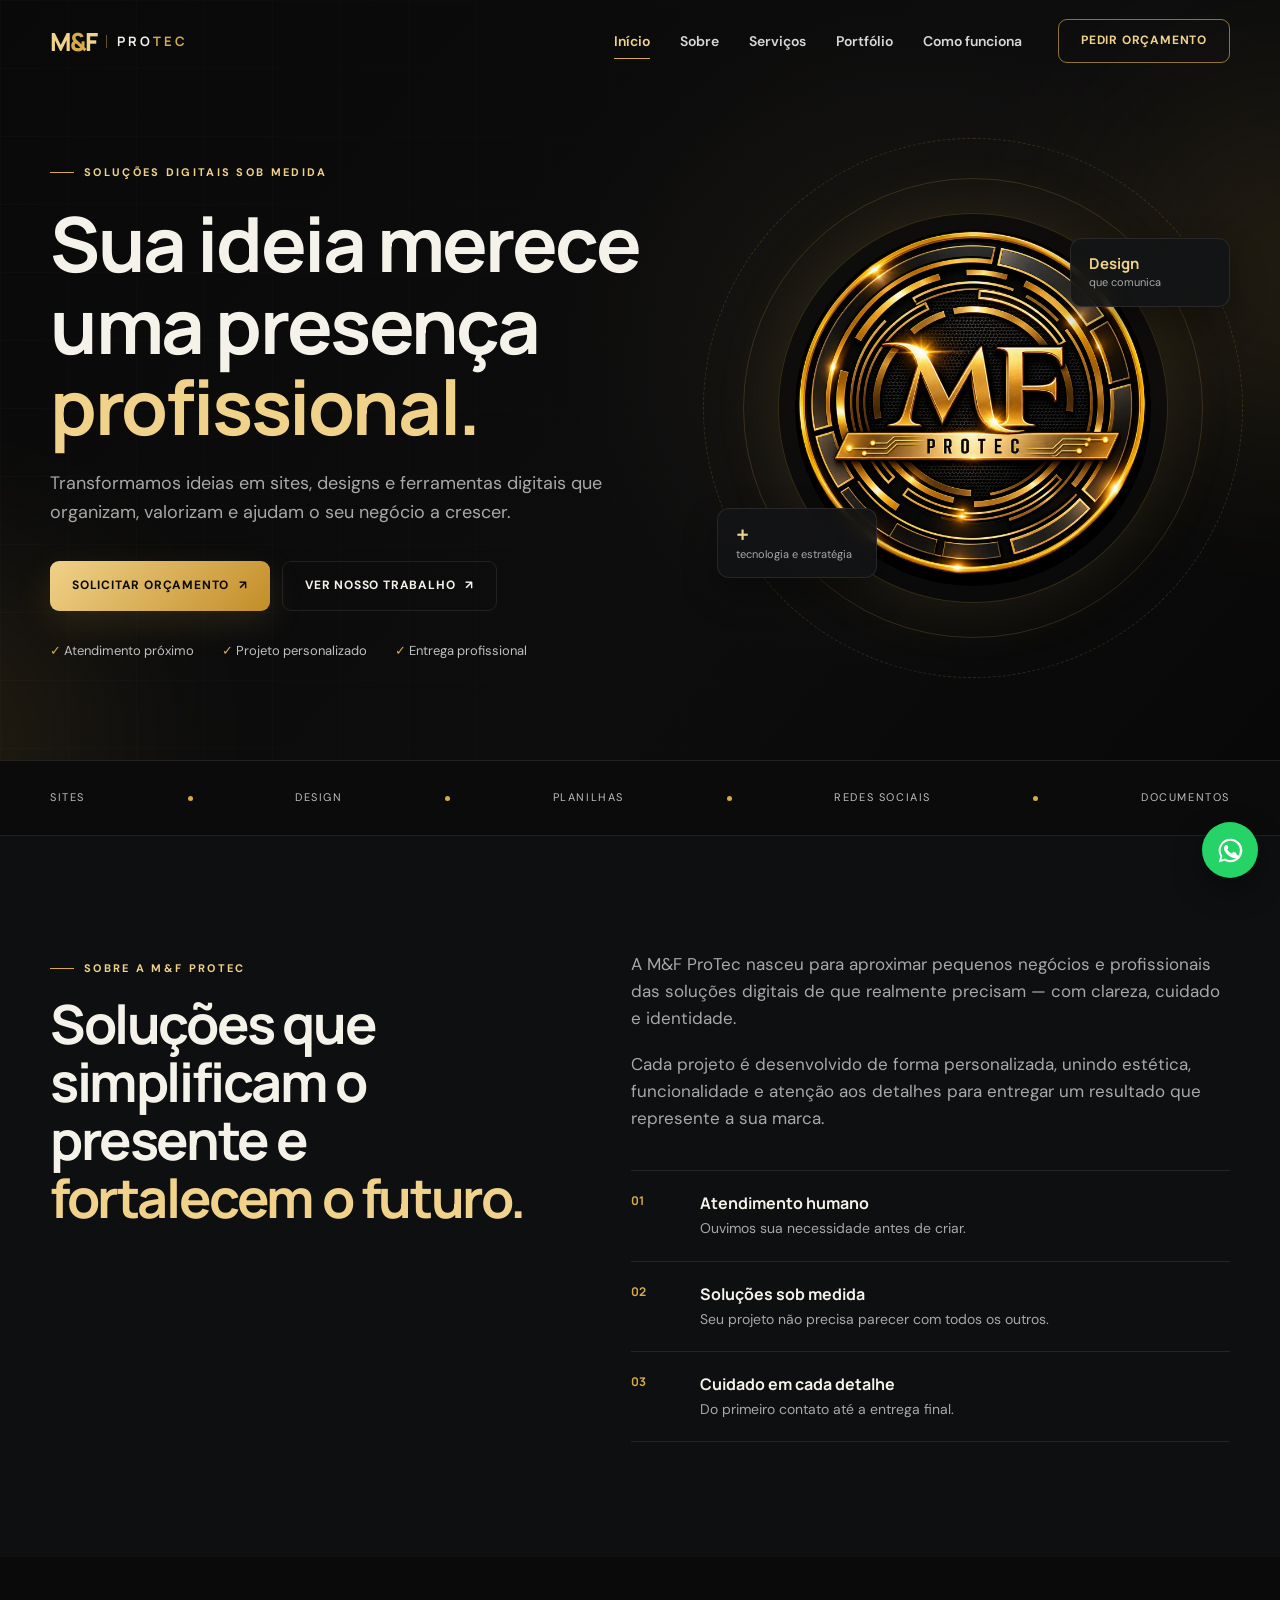
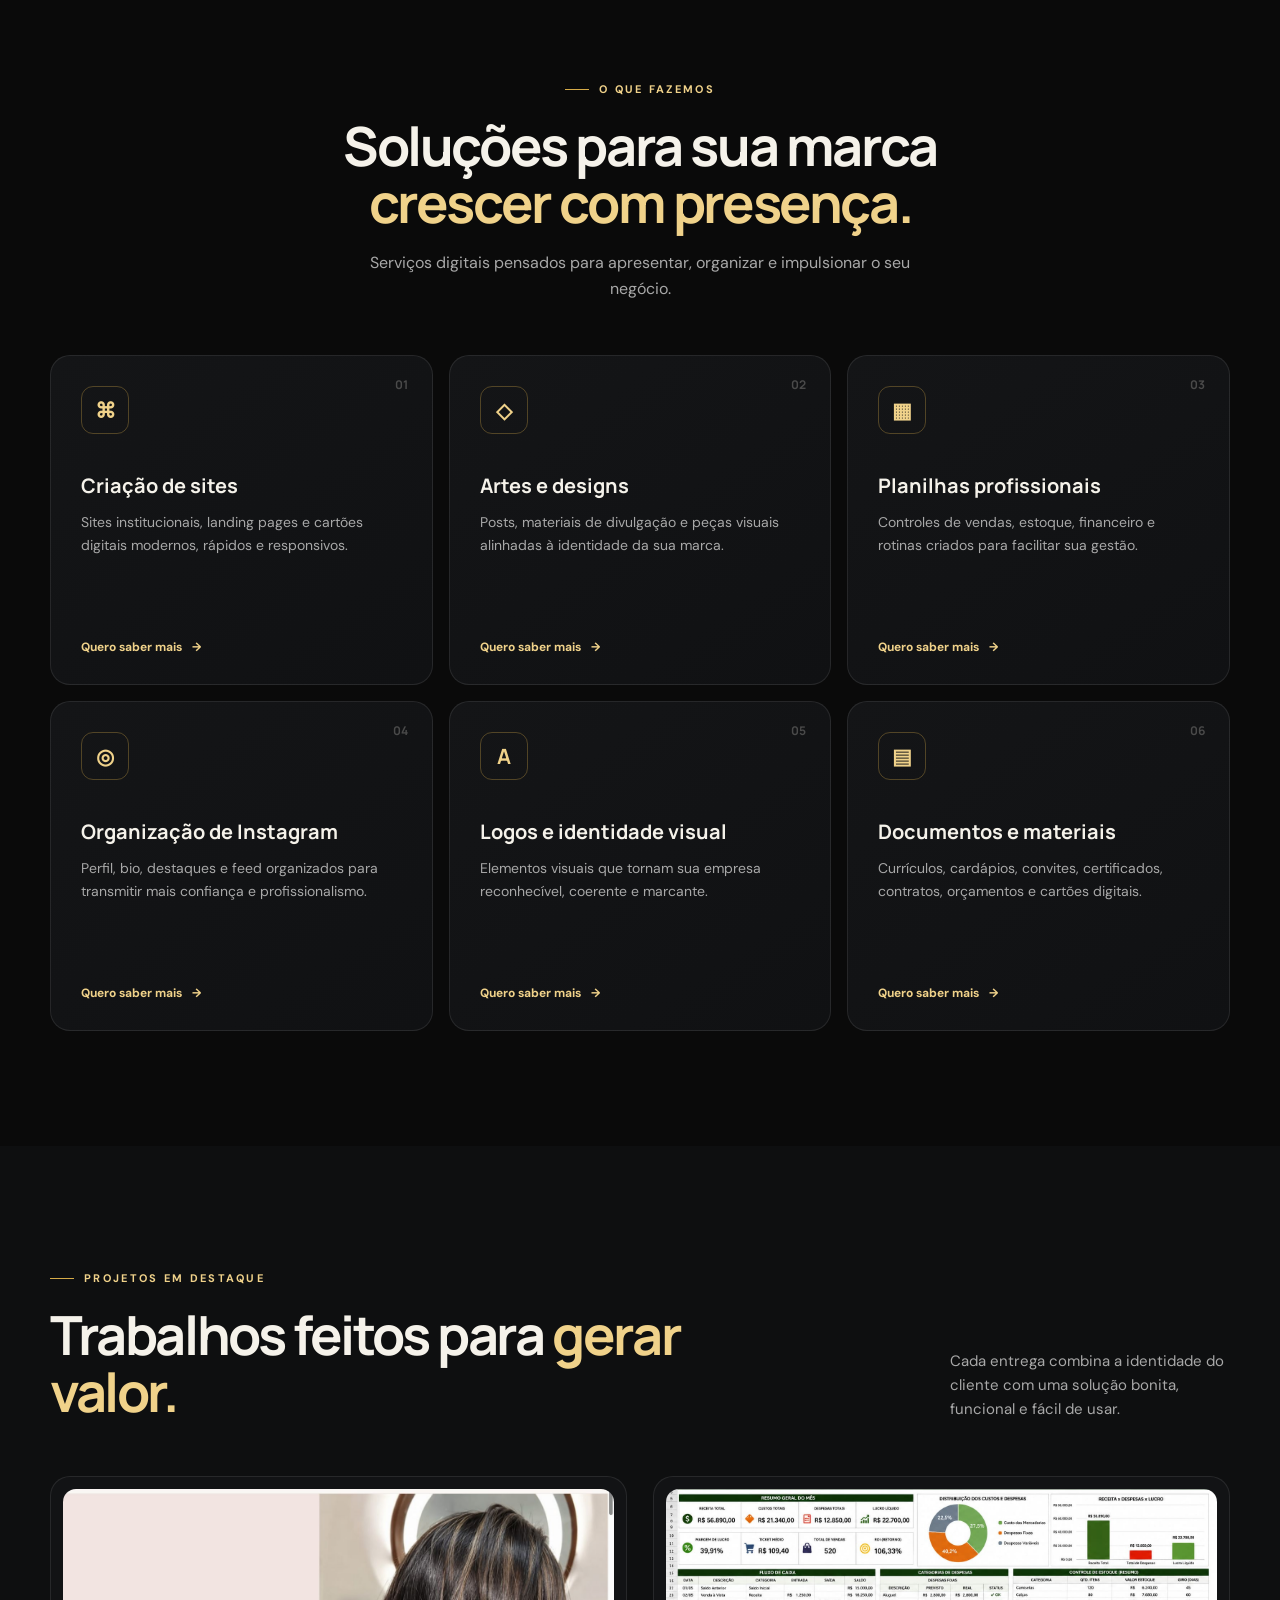
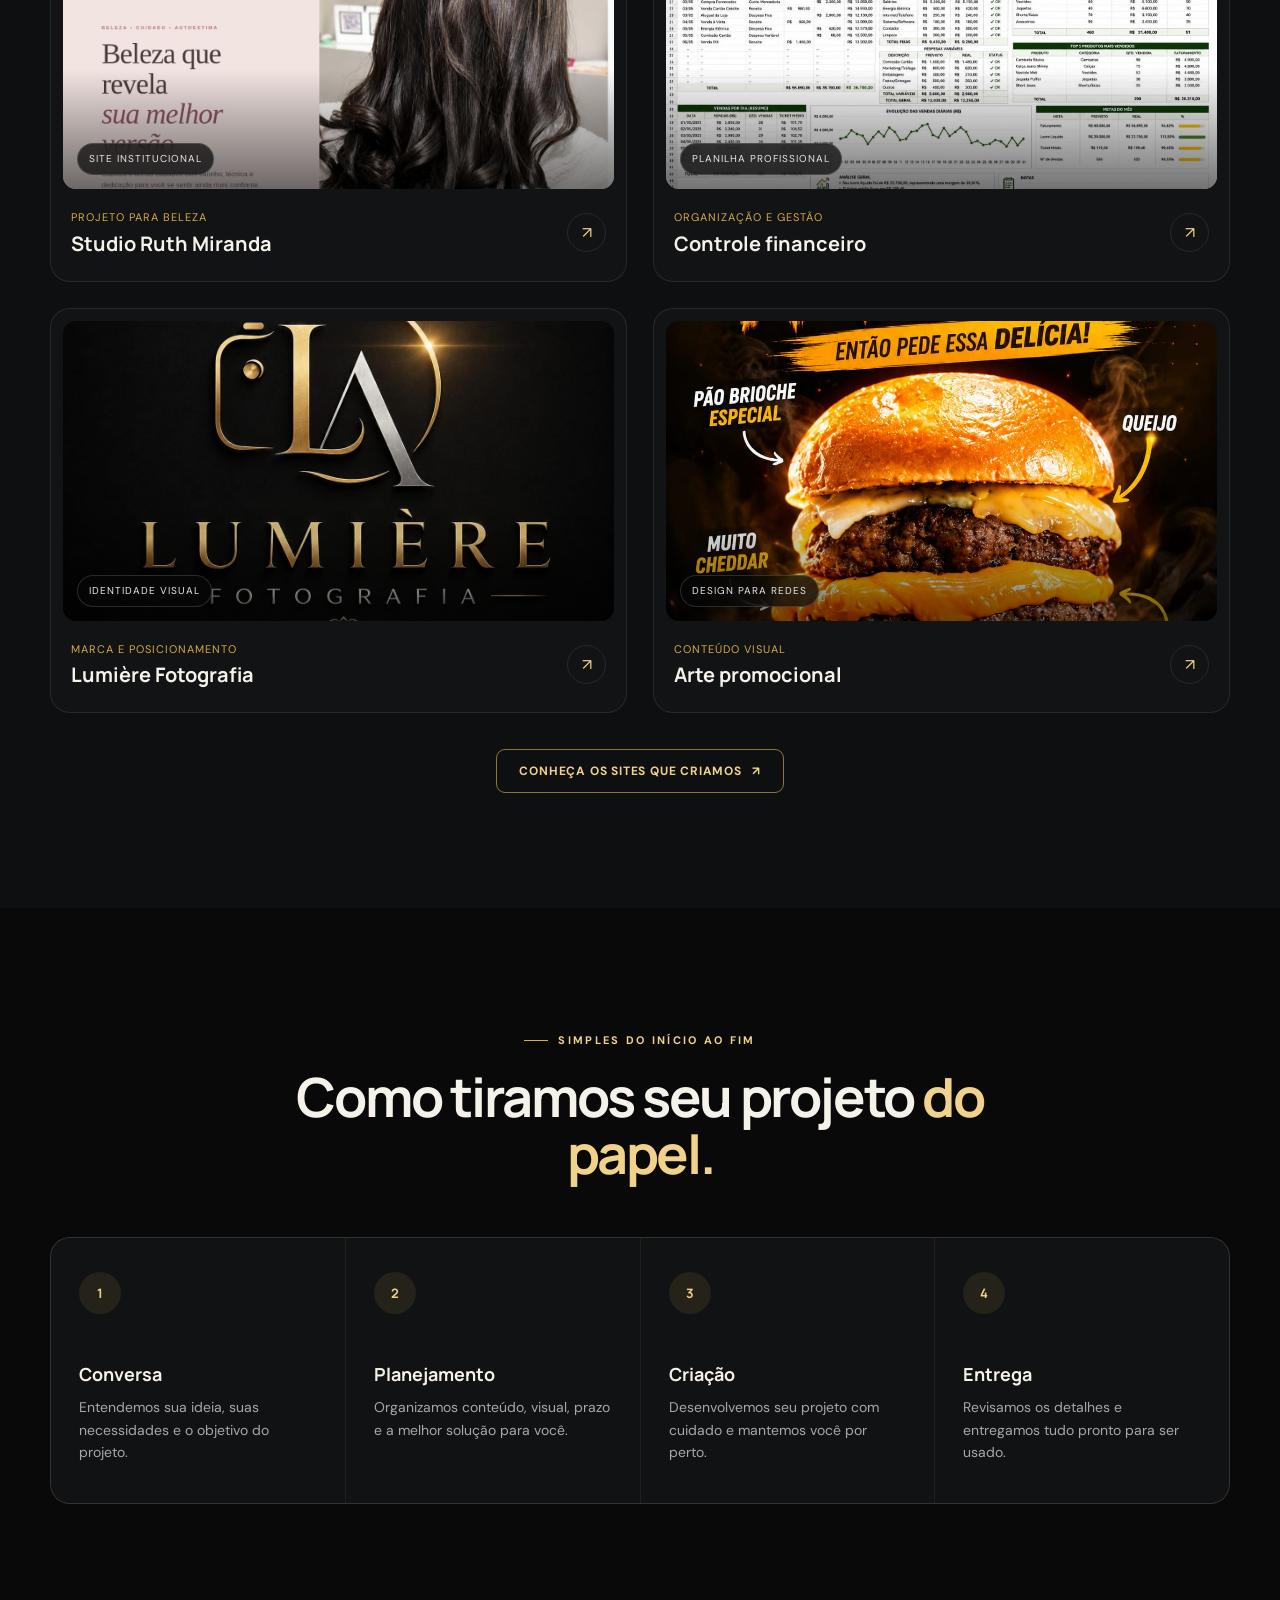
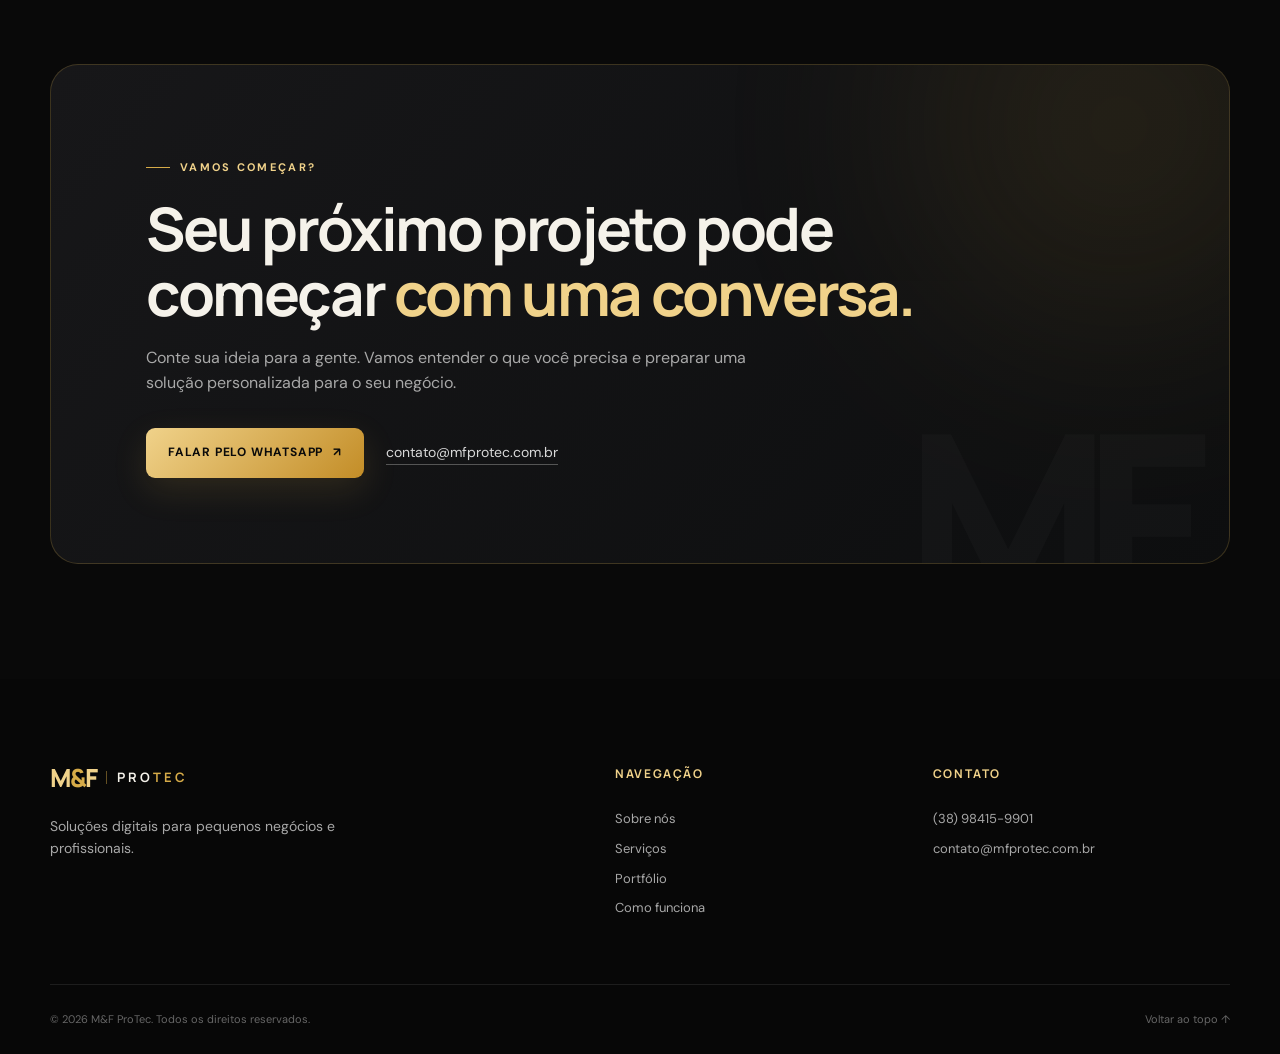
<file: index.html>
<!DOCTYPE html>
<html lang="pt-BR">
<head>
    <meta charset="UTF-8">
    <meta name="viewport" content="width=device-width, initial-scale=1.0">
    <meta name="description" content="A M&F ProTec cria sites, designs, planilhas e soluções digitais sob medida para pequenos negócios e profissionais.">
    <meta name="theme-color" content="#080808">
    <title>M&F ProTec | Soluções digitais para o seu negócio</title>
    <link rel="preconnect" href="https://fonts.googleapis.com">
    <link rel="preconnect" href="https://fonts.gstatic.com" crossorigin>
    <link href="https://fonts.googleapis.com/css2?family=DM+Sans:wght@400;500;600;700&family=Manrope:wght@600;700;800&display=swap" rel="stylesheet">
    <link rel="stylesheet" href="css/style.css">
    <link rel="stylesheet" href="css/portfolio.css">
</head>
<body>
    <a class="skip-link" href="#conteudo">Ir para o conteúdo</a>

    <header class="cabecalho">
        <div class="container cabecalho-conteudo">
            <a class="marca" href="#inicio" aria-label="M&F ProTec — início">
                <span class="marca-monograma">M<span>&</span>F</span>
                <span class="marca-nome">PRO<span>TEC</span></span>
            </a>
            <button class="menu-botao" type="button" aria-label="Abrir menu" aria-expanded="false" aria-controls="menu-principal">
                <span></span><span></span><span></span>
            </button>
            <nav class="menu" id="menu-principal" aria-label="Navegação principal">
                <a href="#inicio">Início</a>
                <a href="#sobre">Sobre</a>
                <a href="#servicos">Serviços</a>
                <a href="portfolio.html">Portfólio</a>
                <a href="#processo">Como funciona</a>
            </nav>
            <a class="botao botao-contorno cabecalho-cta" href="https://wa.me/5538984159901?text=Olá%2C%20vim%20pelo%20site%20da%20M%26F%20ProTec%20e%20gostaria%20de%20um%20orçamento." target="_blank" rel="noopener noreferrer">Pedir orçamento</a>
        </div>
    </header>

    <main id="conteudo">
        <section class="hero" id="inicio">
            <div class="hero-luz hero-luz-um"></div>
            <div class="hero-luz hero-luz-dois"></div>
            <div class="container hero-grid">
                <div class="hero-conteudo revelar">
                    <p class="rotulo"><span></span> Soluções digitais sob medida</p>
                    <h1>Sua ideia merece uma presença <em>profissional.</em></h1>
                    <p class="hero-texto">Transformamos ideias em sites, designs e ferramentas digitais que organizam, valorizam e ajudam o seu negócio a crescer.</p>
                    <div class="hero-botoes">
                        <a class="botao botao-dourado" href="https://wa.me/5538984159901?text=Olá%2C%20vim%20pelo%20site%20da%20M%26F%20ProTec%20e%20gostaria%20de%20um%20orçamento." target="_blank" rel="noopener noreferrer">Solicitar orçamento <span aria-hidden="true">↗</span></a>
                        <a class="botao botao-link" href="portfolio.html">Ver nosso trabalho <span aria-hidden="true">↗</span></a>
                    </div>
                    <ul class="hero-beneficios" aria-label="Nossos diferenciais">
                        <li><span>✓</span> Atendimento próximo</li>
                        <li><span>✓</span> Projeto personalizado</li>
                        <li><span>✓</span> Entrega profissional</li>
                    </ul>
                </div>
                <div class="hero-visual revelar">
                    <div class="orbita orbita-um"></div>
                    <div class="orbita orbita-dois"></div>
                    <div class="logo-moldura">
                        <img src="img/logo.png" alt="Símbolo dourado da M&F ProTec" width="500" height="500">
                    </div>
                    <div class="selo selo-superior"><strong>Design</strong><span>que comunica</span></div>
                    <div class="selo selo-inferior"><strong>+</strong><span>tecnologia e estratégia</span></div>
                </div>
            </div>
        </section>

        <section class="faixa">
            <div class="container faixa-itens" aria-label="Áreas de atuação">
                <span>Sites</span><i></i><span>Design</span><i></i><span>Planilhas</span><i></i><span>Redes sociais</span><i></i><span>Documentos</span>
            </div>
        </section>

        <section class="secao sobre" id="sobre">
            <div class="container sobre-grid">
                <div class="secao-cabecalho revelar">
                    <p class="rotulo"><span></span> Sobre a M&F ProTec</p>
                    <h2>Soluções que simplificam o presente e <em>fortalecem o futuro.</em></h2>
                </div>
                <div class="sobre-conteudo revelar">
                    <p>A M&F ProTec nasceu para aproximar pequenos negócios e profissionais das soluções digitais de que realmente precisam — com clareza, cuidado e identidade.</p>
                    <p>Cada projeto é desenvolvido de forma personalizada, unindo estética, funcionalidade e atenção aos detalhes para entregar um resultado que represente a sua marca.</p>
                    <div class="valores">
                        <article><strong>01</strong><div><h3>Atendimento humano</h3><p>Ouvimos sua necessidade antes de criar.</p></div></article>
                        <article><strong>02</strong><div><h3>Soluções sob medida</h3><p>Seu projeto não precisa parecer com todos os outros.</p></div></article>
                        <article><strong>03</strong><div><h3>Cuidado em cada detalhe</h3><p>Do primeiro contato até a entrega final.</p></div></article>
                    </div>
                </div>
            </div>
        </section>

        <section class="secao servicos" id="servicos">
            <div class="container">
                <div class="secao-cabecalho central revelar">
                    <p class="rotulo"><span></span> O que fazemos</p>
                    <h2>Soluções para sua marca <em>crescer com presença.</em></h2>
                    <p>Serviços digitais pensados para apresentar, organizar e impulsionar o seu negócio.</p>
                </div>
                <div class="servicos-grid">
                    <article class="servico-card revelar"><span class="numero">01</span><div class="icone">⌘</div><h3>Criação de sites</h3><p>Sites institucionais, landing pages e cartões digitais modernos, rápidos e responsivos.</p><a href="#contato">Quero saber mais <span>→</span></a></article>
                    <article class="servico-card revelar"><span class="numero">02</span><div class="icone">◇</div><h3>Artes e designs</h3><p>Posts, materiais de divulgação e peças visuais alinhadas à identidade da sua marca.</p><a href="#contato">Quero saber mais <span>→</span></a></article>
                    <article class="servico-card revelar"><span class="numero">03</span><div class="icone">▦</div><h3>Planilhas profissionais</h3><p>Controles de vendas, estoque, financeiro e rotinas criados para facilitar sua gestão.</p><a href="#contato">Quero saber mais <span>→</span></a></article>
                    <article class="servico-card revelar"><span class="numero">04</span><div class="icone">◎</div><h3>Organização de Instagram</h3><p>Perfil, bio, destaques e feed organizados para transmitir mais confiança e profissionalismo.</p><a href="#contato">Quero saber mais <span>→</span></a></article>
                    <article class="servico-card revelar"><span class="numero">05</span><div class="icone">A</div><h3>Logos e identidade visual</h3><p>Elementos visuais que tornam sua empresa reconhecível, coerente e marcante.</p><a href="#contato">Quero saber mais <span>→</span></a></article>
                    <article class="servico-card revelar"><span class="numero">06</span><div class="icone">▤</div><h3>Documentos e materiais</h3><p>Currículos, cardápios, convites, certificados, contratos, orçamentos e cartões digitais.</p><a href="#contato">Quero saber mais <span>→</span></a></article>
                </div>
            </div>
        </section>

        <section class="secao portfolio" id="portfolio">
            <div class="container">
                <div class="portfolio-topo revelar">
                    <div class="secao-cabecalho">
                        <p class="rotulo"><span></span> Projetos em destaque</p>
                        <h2>Trabalhos feitos para <em>gerar valor.</em></h2>
                    </div>
                    <p>Cada entrega combina a identidade do cliente com uma solução bonita, funcional e fácil de usar.</p>
                </div>
                <div class="portfolio-grid">
                    <a class="projeto revelar" href="portfolio.html#studio-ruth">
                        <div class="projeto-imagem"><img src="img/ruth-portfolio.jpg" alt="Site criado para o Studio Ruth Miranda" loading="lazy"><span>Site institucional</span></div>
                        <div class="projeto-info"><div><p>Projeto para beleza</p><h3>Studio Ruth Miranda</h3></div><span class="projeto-seta">↗</span></div>
                    </a>
                    <article class="projeto revelar">
                        <div class="projeto-imagem"><img src="img/planilha.jpg.jpeg" alt="Planilha profissional para controle financeiro" loading="lazy"><span>Planilha profissional</span></div>
                        <div class="projeto-info"><div><p>Organização e gestão</p><h3>Controle financeiro</h3></div><span class="projeto-seta">↗</span></div>
                    </article>
                    <article class="projeto revelar">
                        <div class="projeto-imagem"><img src="img/indentidade.jpg.jpeg" alt="Identidade visual para Lumière Fotografia" loading="lazy"><span>Identidade visual</span></div>
                        <div class="projeto-info"><div><p>Marca e posicionamento</p><h3>Lumière Fotografia</h3></div><span class="projeto-seta">↗</span></div>
                    </article>
                    <article class="projeto revelar">
                        <div class="projeto-imagem"><img src="img/arte-hamburguer.jpg.jpeg" alt="Arte promocional para hamburgueria" loading="lazy"><span>Design para redes</span></div>
                        <div class="projeto-info"><div><p>Conteúdo visual</p><h3>Arte promocional</h3></div><span class="projeto-seta">↗</span></div>
                    </article>
                </div>
                <div class="portfolio-mais"><a class="botao botao-contorno" href="portfolio.html">Conheça os sites que criamos <span aria-hidden="true">↗</span></a></div>
            </div>
        </section>

        <section class="secao processo" id="processo">
            <div class="container">
                <div class="secao-cabecalho central revelar">
                    <p class="rotulo"><span></span> Simples do início ao fim</p>
                    <h2>Como tiramos seu projeto <em>do papel.</em></h2>
                </div>
                <div class="processo-grid">
                    <article class="revelar"><span>1</span><h3>Conversa</h3><p>Entendemos sua ideia, suas necessidades e o objetivo do projeto.</p></article>
                    <article class="revelar"><span>2</span><h3>Planejamento</h3><p>Organizamos conteúdo, visual, prazo e a melhor solução para você.</p></article>
                    <article class="revelar"><span>3</span><h3>Criação</h3><p>Desenvolvemos seu projeto com cuidado e mantemos você por perto.</p></article>
                    <article class="revelar"><span>4</span><h3>Entrega</h3><p>Revisamos os detalhes e entregamos tudo pronto para ser usado.</p></article>
                </div>
            </div>
        </section>

        <section class="secao contato" id="contato">
            <div class="container contato-caixa revelar">
                <div class="contato-luz"></div>
                <p class="rotulo"><span></span> Vamos começar?</p>
                <h2>Seu próximo projeto pode começar <em>com uma conversa.</em></h2>
                <p>Conte sua ideia para a gente. Vamos entender o que você precisa e preparar uma solução personalizada para o seu negócio.</p>
                <div class="contato-acoes">
                    <a class="botao botao-dourado" href="https://wa.me/5538984159901?text=Olá%2C%20vim%20pelo%20site%20da%20M%26F%20ProTec%20e%20gostaria%20de%20um%20orçamento." target="_blank" rel="noopener noreferrer">Falar pelo WhatsApp <span>↗</span></a>
                    <a class="email-link" href="mailto:contato@mfprotec.com.br">contato@mfprotec.com.br</a>
                </div>
            </div>
        </section>
    </main>

    <footer class="rodape">
        <div class="container rodape-grid">
            <div><a class="marca" href="#inicio"><span class="marca-monograma">M<span>&</span>F</span><span class="marca-nome">PRO<span>TEC</span></span></a><p>Soluções digitais para pequenos negócios e profissionais.</p></div>
            <div><h3>Navegação</h3><a href="#sobre">Sobre nós</a><a href="#servicos">Serviços</a><a href="portfolio.html">Portfólio</a><a href="#processo">Como funciona</a></div>
            <div><h3>Contato</h3><a href="tel:+5538984159901">(38) 98415-9901</a><a href="mailto:contato@mfprotec.com.br">contato@mfprotec.com.br</a></div>
        </div>
        <div class="container rodape-base"><p>© <span id="ano"></span> M&F ProTec. Todos os direitos reservados.</p><a href="#inicio">Voltar ao topo ↑</a></div>
    </footer>

    <a class="whatsapp-flutuante" href="https://wa.me/5538984159901?text=Olá%2C%20vim%20pelo%20site%20da%20M%26F%20ProTec%20e%20gostaria%20de%20um%20orçamento." target="_blank" rel="noopener noreferrer" aria-label="Falar com a M&F ProTec pelo WhatsApp">
        <svg viewBox="0 0 32 32" aria-hidden="true"><path d="M16 3a13 13 0 0 0-11.2 19.6L3 29l6.6-1.7A13 13 0 1 0 16 3Zm0 23.6c-2 0-4-.6-5.7-1.6l-.4-.2-3.9 1 1-3.8-.3-.4A10.6 10.6 0 1 1 16 26.6Zm5.8-8c-.3-.2-1.9-1-2.2-1.1-.3-.1-.5-.2-.7.2-.2.3-.8 1-1 1.2-.2.2-.4.2-.7.1-1.9-.9-3.2-1.7-4.5-3.9-.3-.5.3-.5.9-1.6.1-.2 0-.4 0-.6l-1-2.4c-.3-.6-.6-.5-.8-.5h-.7c-.2 0-.6.1-1 .5-.3.4-1.3 1.3-1.3 3.2s1.4 3.7 1.6 4c.2.3 2.7 4.1 6.6 5.8 2.5 1.1 3.5 1.2 4.8 1 1-.2 1.9-.8 2.2-1.5.3-.7.3-1.3.2-1.5-.1-.2-.4-.3-.7-.5Z"/></svg>
    </a>
    <script src="js/script.js"></script>
</body>
</html>
</file>
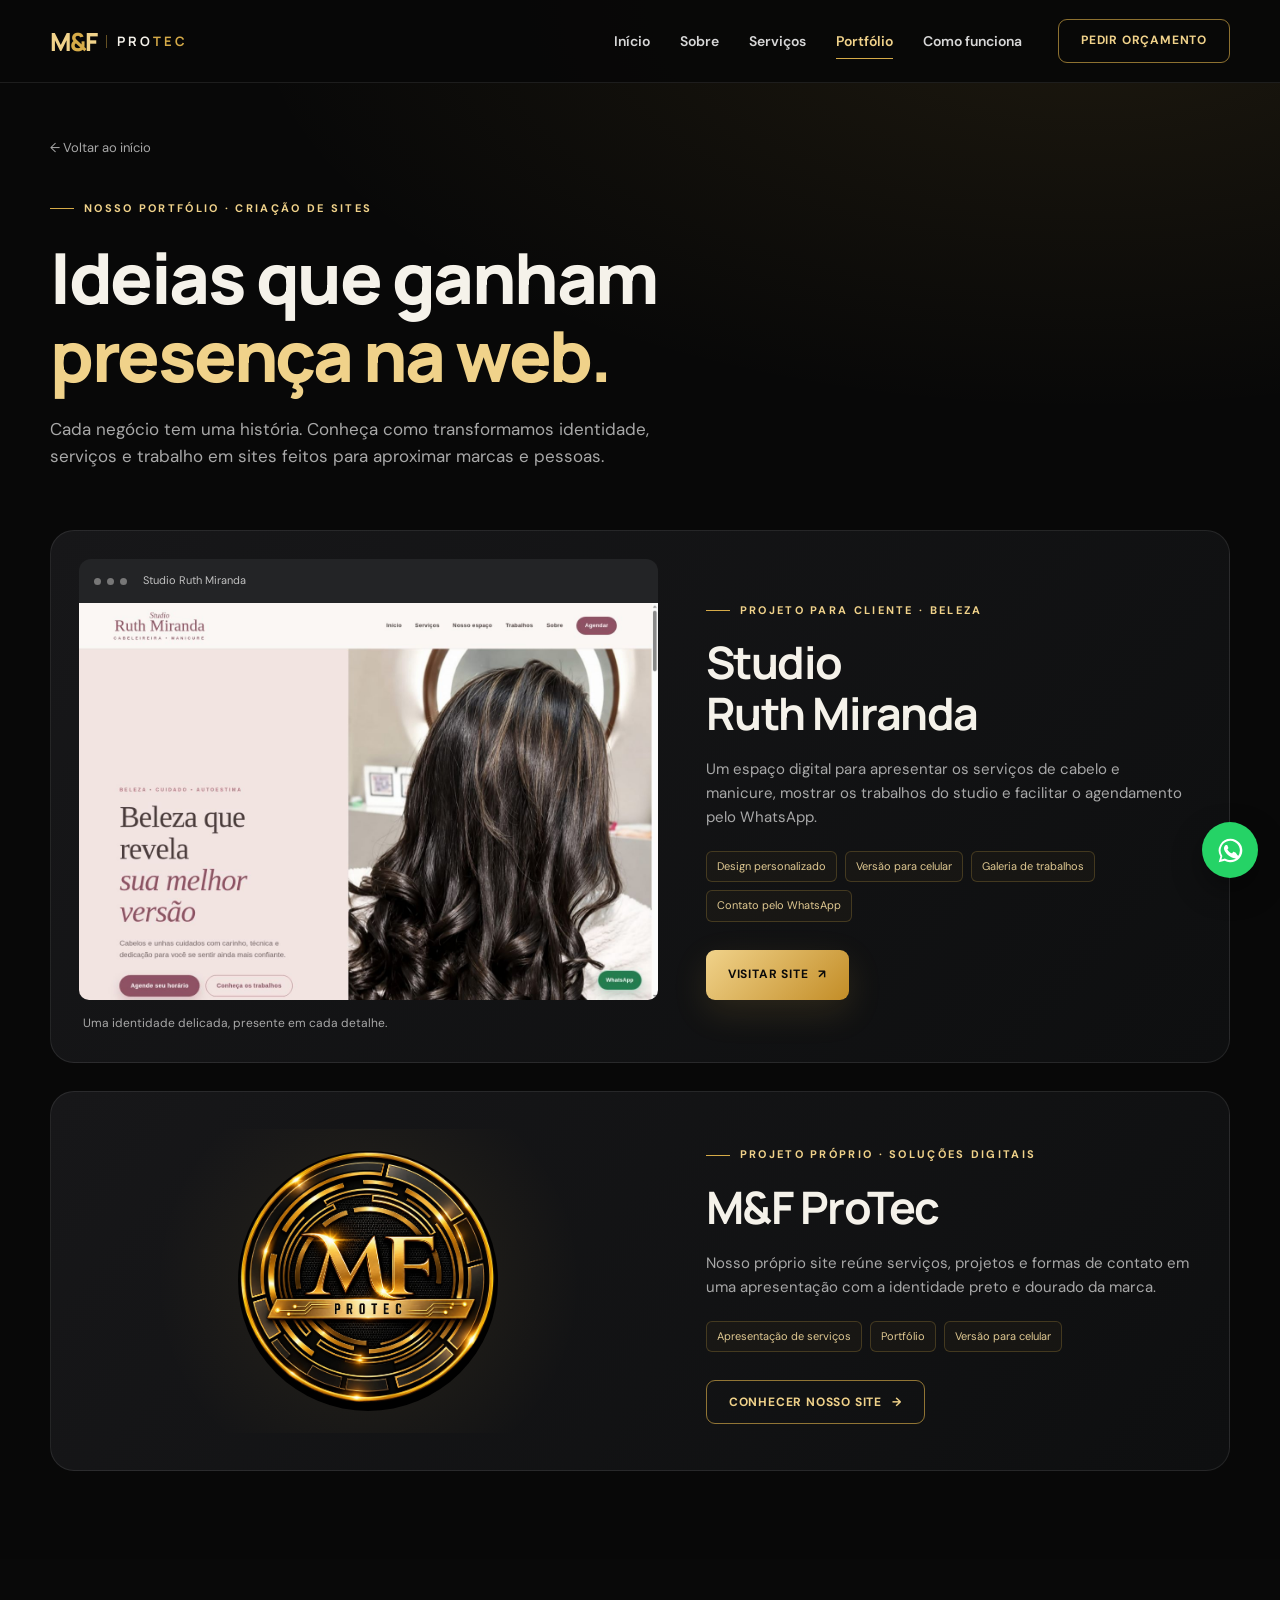
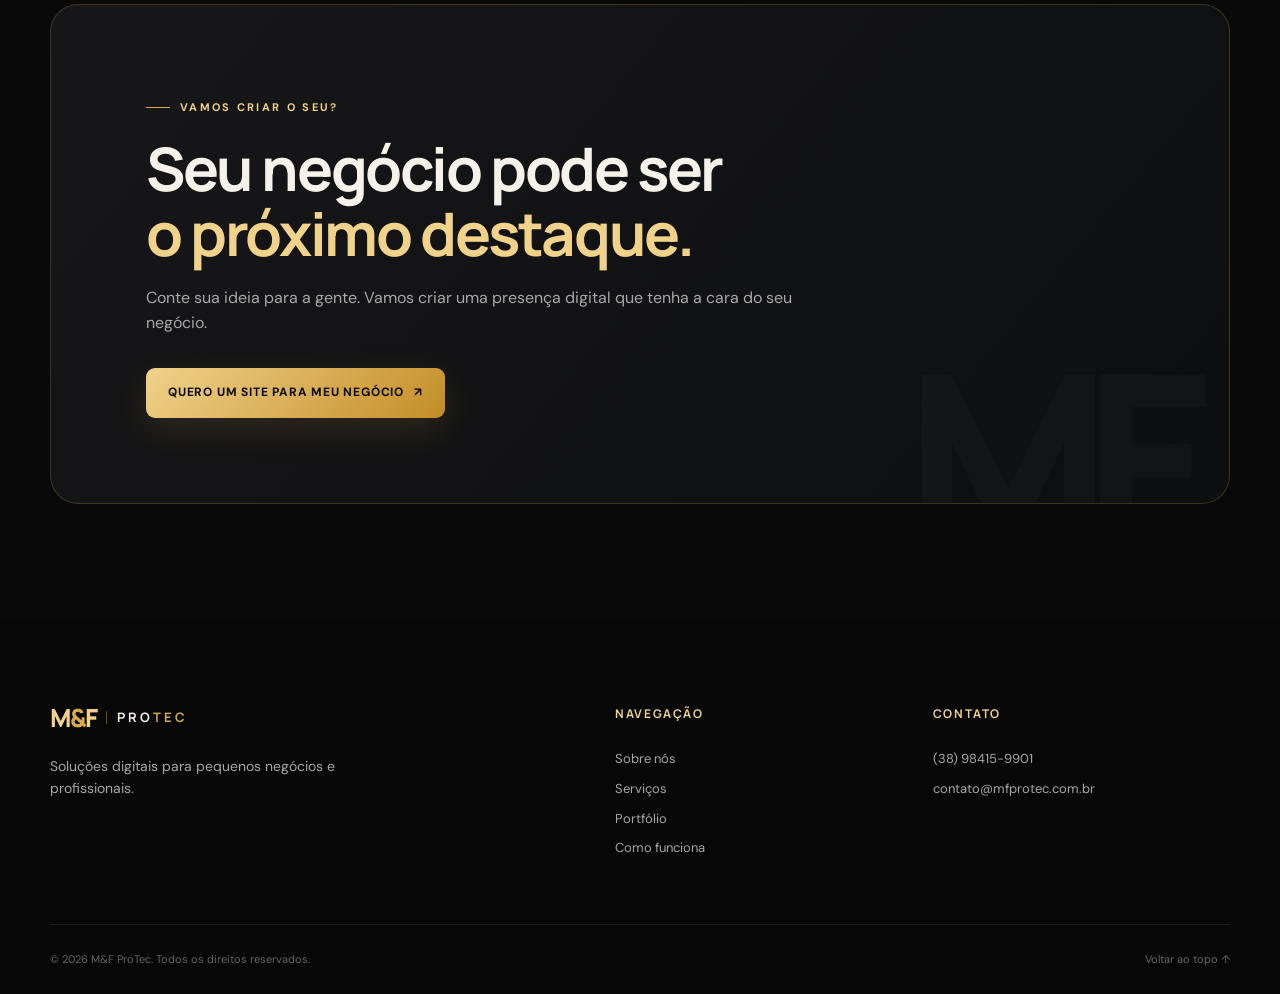
<file: portfolio.html>
<!DOCTYPE html>
<html lang="pt-BR">
<head>
    <meta charset="UTF-8">
    <meta name="viewport" content="width=device-width, initial-scale=1.0">
    <meta name="description" content="Conheça os sites criados pela M&F ProTec. Veja o projeto do Studio Ruth Miranda e encontre inspiração para a presença digital do seu negócio.">
    <meta name="theme-color" content="#080808">
    <title>Portfólio de sites | M&F ProTec</title>
    <link rel="preconnect" href="https://fonts.googleapis.com">
    <link rel="preconnect" href="https://fonts.gstatic.com" crossorigin>
    <link href="https://fonts.googleapis.com/css2?family=DM+Sans:wght@400;500;600;700&family=Manrope:wght@600;700;800&display=swap" rel="stylesheet">
    <link rel="stylesheet" href="css/style.css">
    <link rel="stylesheet" href="css/portfolio.css">
</head>
<body class="pagina-portfolio">
    <a class="skip-link" href="#conteudo">Ir para o conteúdo</a>
    <header class="cabecalho">
        <div class="container cabecalho-conteudo">
            <a class="marca" href="index.html" aria-label="M&F ProTec — início">
                <span class="marca-monograma">M<span>&</span>F</span>
                <span class="marca-nome">PRO<span>TEC</span></span>
            </a>
            <button class="menu-botao" type="button" aria-label="Abrir menu" aria-expanded="false" aria-controls="menu-principal">
                <span></span><span></span><span></span>
            </button>
            <nav class="menu" id="menu-principal" aria-label="Navegação principal">
                <a href="index.html">Início</a>
                <a href="index.html#sobre">Sobre</a>
                <a href="index.html#servicos">Serviços</a>
                <a href="portfolio.html" aria-current="page" class="ativo">Portfólio</a>
                <a href="index.html#processo">Como funciona</a>
            </nav>
            <a class="botao botao-contorno cabecalho-cta" href="https://wa.me/5538984159901?text=Olá%2C%20vim%20pelo%20site%20da%20M%26F%20ProTec%20e%20gostaria%20de%20um%20orçamento." target="_blank" rel="noopener noreferrer">Pedir orçamento</a>
        </div>
    </header>


    <main id="conteudo">
        <section class="portfolio-abertura" aria-labelledby="portfolio-titulo">
            <div class="container">
                <a class="voltar-inicio" href="index.html">← Voltar ao início</a>
                <p class="rotulo"><span></span> Nosso portfólio · Criação de sites</p>
                <h1 id="portfolio-titulo">Ideias que ganham<br><em>presença na web.</em></h1>
                <p class="portfolio-intro">Cada negócio tem uma história. Conheça como transformamos identidade, serviços e trabalho em sites feitos para aproximar marcas e pessoas.</p>
            </div>
        </section>
        <section class="portfolio-trabalhos" aria-label="Sites desenvolvidos">
            <div class="container">
                <article class="portfolio-case" id="studio-ruth" aria-labelledby="ruth-titulo">
                    <div class="case-visual">
                        <div class="janela-barra" aria-hidden="true"><span></span><span></span><span></span><p>Studio Ruth Miranda</p></div>
                        <a class="case-preview" href="https://protecmf-wq.github.io/studio-ruth-miranda/" target="_blank" rel="noopener noreferrer" aria-label="Visitar o site do Studio Ruth Miranda (abre em nova aba)">
                            <img src="img/ruth-portfolio.jpg" alt="Página inicial do Studio Ruth Miranda, com tons rosados, apresentação dos cuidados e fotografia de cabelo finalizado" width="1348" height="926" fetchpriority="high">
                        </a>
                        <p class="preview-legenda">Uma identidade delicada, presente em cada detalhe.</p>
                    </div>
                    <div class="case-conteudo">
                        <p class="rotulo"><span></span> Projeto para cliente · Beleza</p>
                        <h2 id="ruth-titulo">Studio <br>Ruth Miranda</h2>
                        <p>Um espaço digital para apresentar os serviços de cabelo e manicure, mostrar os trabalhos do studio e facilitar o agendamento pelo WhatsApp.</p>
                        <ul class="case-recursos" aria-label="O que o projeto oferece">
                            <li>Design personalizado</li><li>Versão para celular</li><li>Galeria de trabalhos</li><li>Contato pelo WhatsApp</li>
                        </ul>
                        <a class="botao botao-dourado" href="https://protecmf-wq.github.io/studio-ruth-miranda/" target="_blank" rel="noopener noreferrer">Visitar site <span aria-hidden="true">↗</span><span class="somente-leitor"> (abre em nova aba)</span></a>
                    </div>
                </article>
                <article class="portfolio-case case-proprio" aria-labelledby="mf-titulo">
                    <div class="case-marca"><img src="img/logo.png" alt="Emblema dourado da M&F ProTec" width="1280" height="1280" loading="lazy"></div>
                    <div class="case-conteudo">
                        <p class="rotulo"><span></span> Projeto próprio · Soluções digitais</p>
                        <h2 id="mf-titulo">M&F ProTec</h2>
                        <p>Nosso próprio site reúne serviços, projetos e formas de contato em uma apresentação com a identidade preto e dourado da marca.</p>
                        <ul class="case-recursos" aria-label="O que nosso site oferece"><li>Apresentação de serviços</li><li>Portfólio</li><li>Versão para celular</li></ul>
                        <a class="botao botao-contorno" href="index.html">Conhecer nosso site <span aria-hidden="true">→</span></a>
                    </div>
                </article>
            </div>
        </section>
        <section class="secao contato" aria-labelledby="proximo-projeto">
            <div class="container contato-caixa">
                <p class="rotulo"><span></span> Vamos criar o seu?</p>
                <h2 id="proximo-projeto">Seu negócio pode ser<br><em>o próximo destaque.</em></h2>
                <p>Conte sua ideia para a gente. Vamos criar uma presença digital que tenha a cara do seu negócio.</p>
                <div class="contato-acoes"><a class="botao botao-dourado" href="https://wa.me/5538984159901?text=Ol%C3%A1%21%20Conheci%20o%20portf%C3%B3lio%20da%20M%26F%20ProTec%20e%20quero%20um%20or%C3%A7amento%20para%20meu%20site." target="_blank" rel="noopener noreferrer">Quero um site para meu negócio <span aria-hidden="true">↗</span></a></div>
            </div>
        </section>
    </main>
    <footer class="rodape">
        <div class="container rodape-grid">
            <div><a class="marca" href="index.html"><span class="marca-monograma">M<span>&</span>F</span><span class="marca-nome">PRO<span>TEC</span></span></a><p>Soluções digitais para pequenos negócios e profissionais.</p></div>
            <div><h3>Navegação</h3><a href="index.html#sobre">Sobre nós</a><a href="index.html#servicos">Serviços</a><a href="portfolio.html">Portfólio</a><a href="index.html#processo">Como funciona</a></div>
            <div><h3>Contato</h3><a href="tel:+5538984159901">(38) 98415-9901</a><a href="mailto:contato@mfprotec.com.br">contato@mfprotec.com.br</a></div>
        </div>
        <div class="container rodape-base"><p>© <span id="ano"></span> M&F ProTec. Todos os direitos reservados.</p><a href="index.html">Voltar ao topo ↑</a></div>
    </footer>

    <a class="whatsapp-flutuante" href="https://wa.me/5538984159901?text=Olá%2C%20vim%20pelo%20site%20da%20M%26F%20ProTec%20e%20gostaria%20de%20um%20orçamento." target="_blank" rel="noopener noreferrer" aria-label="Falar com a M&F ProTec pelo WhatsApp">
        <svg viewBox="0 0 32 32" aria-hidden="true"><path d="M16 3a13 13 0 0 0-11.2 19.6L3 29l6.6-1.7A13 13 0 1 0 16 3Zm0 23.6c-2 0-4-.6-5.7-1.6l-.4-.2-3.9 1 1-3.8-.3-.4A10.6 10.6 0 1 1 16 26.6Zm5.8-8c-.3-.2-1.9-1-2.2-1.1-.3-.1-.5-.2-.7.2-.2.3-.8 1-1 1.2-.2.2-.4.2-.7.1-1.9-.9-3.2-1.7-4.5-3.9-.3-.5.3-.5.9-1.6.1-.2 0-.4 0-.6l-1-2.4c-.3-.6-.6-.5-.8-.5h-.7c-.2 0-.6.1-1 .5-.3.4-1.3 1.3-1.3 3.2s1.4 3.7 1.6 4c.2.3 2.7 4.1 6.6 5.8 2.5 1.1 3.5 1.2 4.8 1 1-.2 1.9-.8 2.2-1.5.3-.7.3-1.3.2-1.5-.1-.2-.4-.3-.7-.5Z"/></svg>
    </a>

    <script src="js/script.js"></script>
</body>
</html>
</file>
<file: css/style.css>
:root {
    --preto: #080808;
    --preto-suave: #0e0f10;
    --cartao: #131416;
    --dourado: #d6ab48;
    --dourado-claro: #f0d28a;
    --texto: #f5f2ea;
    --texto-suave: #a8a8a8;
    --linha: rgba(255, 255, 255, .09);
    --largura: 1180px;
    --raio: 20px;
}

* { margin: 0; padding: 0; box-sizing: border-box; }
html { scroll-behavior: smooth; scroll-padding-top: 86px; }
body { background: var(--preto); color: var(--texto); font-family: "DM Sans", sans-serif; line-height: 1.6; overflow-x: hidden; }
body.menu-aberto { overflow: hidden; }
img { max-width: 100%; display: block; }
a { color: inherit; text-decoration: none; }
button { font: inherit; }
.container { width: min(calc(100% - 40px), var(--largura)); margin-inline: auto; }
.skip-link { position: fixed; top: -60px; left: 20px; z-index: 1000; background: var(--dourado); color: #080808; padding: 10px 16px; border-radius: 8px; font-weight: 700; }
.skip-link:focus { top: 14px; }

.cabecalho { position: fixed; inset: 0 0 auto; z-index: 100; border-bottom: 1px solid transparent; transition: .3s ease; }
.cabecalho.rolagem { background: rgba(8, 8, 8, .88); border-color: var(--linha); backdrop-filter: blur(16px); }
.cabecalho-conteudo { min-height: 82px; display: flex; align-items: center; justify-content: space-between; gap: 36px; }
.marca { display: inline-flex; align-items: center; gap: 10px; flex-shrink: 0; }
.marca-monograma { font: 800 25px/1 "Manrope", sans-serif; letter-spacing: -2px; color: var(--dourado-claro); }
.marca-monograma span, .marca-nome span { color: var(--dourado); }
.marca-nome { padding-left: 10px; border-left: 1px solid rgba(214, 171, 72, .45); font: 700 13px/1 "Manrope", sans-serif; letter-spacing: 3px; }
.menu { display: flex; align-items: center; justify-content: center; gap: 30px; margin-left: auto; }
.menu a { position: relative; color: #d7d7d7; font-size: 14px; font-weight: 600; transition: color .25s; }
.menu a::after { content: ""; position: absolute; left: 0; right: 100%; bottom: -7px; height: 1px; background: var(--dourado); transition: right .25s; }
.menu a:hover, .menu a.ativo { color: var(--dourado-claro); }
.menu a:hover::after, .menu a.ativo::after { right: 0; }
.menu-botao { display: none; width: 42px; height: 42px; border: 1px solid var(--linha); border-radius: 10px; background: transparent; cursor: pointer; }
.menu-botao span { display: block; width: 20px; height: 2px; margin: 4px auto; background: var(--texto); transition: .25s; }

.botao { display: inline-flex; min-height: 50px; padding: 0 22px; border-radius: 9px; align-items: center; justify-content: center; gap: 10px; text-transform: uppercase; letter-spacing: .8px; font-size: 12px; font-weight: 700; transition: transform .25s, background .25s, color .25s, border-color .25s; }
.botao:hover { transform: translateY(-2px); }
.botao-contorno { min-height: 44px; color: var(--dourado-claro); border: 1px solid rgba(214, 171, 72, .65); }
.botao-contorno:hover { background: var(--dourado); color: #090909; border-color: var(--dourado); }
.botao-dourado { color: #0a0a0a; background: linear-gradient(135deg, var(--dourado-claro), #c38d27); box-shadow: 0 12px 35px rgba(214, 171, 72, .14); }
.botao-link { border: 1px solid var(--linha); color: var(--texto); }
.botao-link:hover { border-color: rgba(214, 171, 72, .55); color: var(--dourado-claro); }

.hero { position: relative; min-height: 760px; padding: 155px 0 88px; overflow: hidden; background: radial-gradient(circle at 70% 45%, rgba(214,171,72,.07), transparent 34%), linear-gradient(130deg, #090909 0%, #0d0d0e 60%, #080808 100%); }
.hero::before { content: ""; position: absolute; inset: 0; opacity: .11; background-image: linear-gradient(rgba(255,255,255,.15) 1px, transparent 1px), linear-gradient(90deg, rgba(255,255,255,.15) 1px, transparent 1px); background-size: 68px 68px; mask-image: linear-gradient(to right, black, transparent 78%); }
.hero-grid { position: relative; display: grid; grid-template-columns: 1.08fr .92fr; align-items: center; gap: 64px; }
.rotulo { display: inline-flex; align-items: center; gap: 10px; color: var(--dourado-claro); text-transform: uppercase; letter-spacing: 2.3px; font-size: 11px; font-weight: 700; }
.rotulo span { width: 24px; height: 1px; background: var(--dourado); }
.hero h1, .secao h2, .contato h2 { font-family: "Manrope", sans-serif; letter-spacing: -2.4px; line-height: 1.07; }
.hero h1 { max-width: 710px; margin: 22px 0; font-size: clamp(48px, 6vw, 76px); }
h1 em, h2 em { color: var(--dourado-claro); font-style: normal; }
.hero-texto { max-width: 610px; color: var(--texto-suave); font-size: 18px; }
.hero-botoes { display: flex; flex-wrap: wrap; gap: 12px; margin-top: 34px; }
.hero-beneficios { display: flex; flex-wrap: wrap; gap: 18px 28px; margin-top: 30px; color: #c0c0c0; list-style: none; font-size: 13px; }
.hero-beneficios span { color: var(--dourado); }
.hero-visual { position: relative; min-height: 500px; display: grid; place-items: center; }
.logo-moldura { position: relative; z-index: 2; width: min(78vw, 390px); aspect-ratio: 1; padding: 16px; border: 1px solid rgba(214,171,72,.2); border-radius: 50%; background: rgba(10,10,10,.65); box-shadow: 0 0 70px rgba(214,171,72,.11); }
.logo-moldura img { width: 100%; height: 100%; object-fit: cover; border-radius: 50%; }
.orbita { position: absolute; border: 1px solid rgba(214,171,72,.18); border-radius: 50%; }
.orbita-um { width: 460px; height: 460px; }
.orbita-dois { width: 540px; height: 540px; border-style: dashed; animation: girar 35s linear infinite; }
.selo { position: absolute; z-index: 3; display: flex; flex-direction: column; min-width: 160px; padding: 14px 18px; border: 1px solid var(--linha); border-radius: 12px; background: rgba(19,20,22,.87); backdrop-filter: blur(10px); box-shadow: 0 15px 35px rgba(0,0,0,.32); }
.selo strong { color: var(--dourado-claro); font: 700 15px "Manrope"; }
.selo span { color: var(--texto-suave); font-size: 11px; }
.selo-superior { top: 80px; right: 0; }
.selo-inferior { left: 0; bottom: 80px; }
.selo-inferior strong { font-size: 23px; line-height: 1; }
.hero-luz { position: absolute; width: 340px; height: 340px; border-radius: 50%; filter: blur(100px); opacity: .12; background: var(--dourado); }
.hero-luz-um { right: -180px; top: 100px; }
.hero-luz-dois { left: -240px; bottom: -150px; }
@keyframes girar { to { transform: rotate(360deg); } }

.faixa { border-block: 1px solid var(--linha); background: #0b0b0c; }
.faixa-itens { min-height: 74px; display: flex; align-items: center; justify-content: space-between; gap: 20px; overflow: hidden; color: #bdbdbd; text-transform: uppercase; letter-spacing: 1.6px; font-size: 11px; white-space: nowrap; }
.faixa i { width: 5px; height: 5px; flex-shrink: 0; border-radius: 50%; background: var(--dourado); }
.secao { padding: 115px 0; }
.secao-cabecalho h2 { max-width: 690px; margin-top: 18px; font-size: clamp(36px, 5vw, 54px); }
.secao-cabecalho.central { max-width: 760px; margin: 0 auto 54px; text-align: center; }
.secao-cabecalho.central .rotulo { justify-content: center; }
.secao-cabecalho.central h2 { margin-inline: auto; }
.secao-cabecalho.central > p:last-child { max-width: 590px; margin: 18px auto 0; color: var(--texto-suave); }

.sobre { background: var(--preto-suave); }
.sobre-grid { display: grid; grid-template-columns: .9fr 1.1fr; gap: 90px; align-items: start; }
.sobre-conteudo > p { margin-bottom: 18px; color: var(--texto-suave); font-size: 17px; }
.valores { margin-top: 38px; border-top: 1px solid var(--linha); }
.valores article { display: grid; grid-template-columns: 55px 1fr; gap: 14px; padding: 21px 0; border-bottom: 1px solid var(--linha); }
.valores strong { color: var(--dourado); font: 700 12px "Manrope"; }
.valores h3 { margin-bottom: 3px; font: 700 16px "Manrope"; }
.valores p { color: var(--texto-suave); font-size: 14px; }

.servicos { background: #0a0a0a; }
.servicos-grid { display: grid; grid-template-columns: repeat(3, 1fr); gap: 16px; }
.servico-card { position: relative; min-height: 330px; padding: 30px; overflow: hidden; border: 1px solid var(--linha); border-radius: var(--raio); background: linear-gradient(145deg, #141517, #101113); transition: .35s ease; }
.servico-card::after { content: ""; position: absolute; right: -70px; bottom: -70px; width: 170px; height: 170px; border-radius: 50%; background: var(--dourado); filter: blur(75px); opacity: 0; transition: opacity .35s; }
.servico-card:hover { transform: translateY(-7px); border-color: rgba(214,171,72,.4); }
.servico-card:hover::after { opacity: .12; }
.servico-card .numero { position: absolute; right: 24px; top: 20px; color: #4a4a4a; font: 700 12px "Manrope"; }
.servico-card .icone { width: 48px; height: 48px; display: grid; place-items: center; margin-bottom: 38px; border: 1px solid rgba(214,171,72,.32); border-radius: 12px; color: var(--dourado-claro); font: 700 21px "Manrope"; }
.servico-card h3 { margin-bottom: 12px; font: 700 20px "Manrope"; }
.servico-card p { color: var(--texto-suave); font-size: 14px; }
.servico-card a { position: absolute; left: 30px; bottom: 27px; z-index: 2; color: var(--dourado-claro); font-size: 12px; font-weight: 700; }
.servico-card a span { margin-left: 7px; transition: margin .2s; }
.servico-card a:hover span { margin-left: 12px; }

.portfolio { background: var(--preto-suave); }
.portfolio-topo { display: grid; grid-template-columns: 1.5fr .5fr; align-items: end; gap: 60px; margin-bottom: 55px; }
.portfolio-topo > p { color: var(--texto-suave); font-size: 15px; }
.portfolio-grid { display: grid; grid-template-columns: repeat(2, 1fr); gap: 26px; }
.projeto { padding: 12px; border: 1px solid var(--linha); border-radius: var(--raio); background: #121315; transition: transform .3s, border-color .3s; }
.projeto:hover { transform: translateY(-5px); border-color: rgba(214,171,72,.38); }
.projeto-imagem { position: relative; height: 300px; overflow: hidden; border-radius: 13px; background: #090909; }
.projeto-imagem::after { content: ""; position: absolute; inset: 0; background: linear-gradient(transparent 60%, rgba(0,0,0,.55)); }
.projeto-imagem img { width: 100%; height: 100%; object-fit: cover; transition: transform .55s; }
.projeto:hover img { transform: scale(1.035); }
.projeto-imagem > span { position: absolute; z-index: 2; left: 14px; bottom: 14px; padding: 7px 11px; border: 1px solid rgba(255,255,255,.15); border-radius: 99px; background: rgba(8,8,8,.72); color: #e8e8e8; font-size: 10px; text-transform: uppercase; letter-spacing: 1px; backdrop-filter: blur(8px); }
.projeto-info { display: flex; align-items: center; justify-content: space-between; gap: 20px; padding: 20px 8px 12px; }
.projeto-info p { color: var(--dourado); font-size: 11px; text-transform: uppercase; letter-spacing: 1px; }
.projeto-info h3 { margin-top: 3px; font: 700 20px "Manrope"; }
.projeto-seta { width: 39px; height: 39px; display: grid; place-items: center; flex: 0 0 auto; border: 1px solid var(--linha); border-radius: 50%; color: var(--dourado-claro); }

.processo { background: #090909; }
.processo-grid { display: grid; grid-template-columns: repeat(4, 1fr); gap: 1px; background: var(--linha); border: 1px solid var(--linha); border-radius: var(--raio); overflow: hidden; }
.processo-grid article { min-height: 265px; padding: 34px 28px; background: #111214; }
.processo-grid span { width: 42px; height: 42px; display: grid; place-items: center; margin-bottom: 48px; border-radius: 50%; background: rgba(214,171,72,.1); color: var(--dourado-claro); font: 700 13px "Manrope"; }
.processo-grid h3 { margin-bottom: 10px; font: 700 18px "Manrope"; }
.processo-grid p { color: var(--texto-suave); font-size: 14px; }

.contato { padding-top: 45px; background: #090909; }
.contato-caixa { position: relative; padding: 85px min(8vw, 95px); overflow: hidden; border: 1px solid rgba(214,171,72,.22); border-radius: 28px; background: linear-gradient(130deg, #171719, #0d0e0f); }
.contato-caixa::after { content: "MF"; position: absolute; right: 4%; bottom: -72px; color: rgba(255,255,255,.025); font: 800 240px/1 "Manrope"; letter-spacing: -28px; }
.contato-luz { position: absolute; right: -80px; top: -130px; width: 380px; height: 380px; border-radius: 50%; background: var(--dourado); filter: blur(125px); opacity: .13; }
.contato h2 { position: relative; z-index: 2; max-width: 810px; margin: 20px 0; font-size: clamp(38px, 5vw, 60px); }
.contato-caixa > p:not(.rotulo) { position: relative; z-index: 2; max-width: 660px; color: var(--texto-suave); }
.contato-acoes { position: relative; z-index: 2; display: flex; flex-wrap: wrap; align-items: center; gap: 22px; margin-top: 32px; }
.email-link { color: #d8d8d8; font-size: 14px; border-bottom: 1px solid #555; }
.email-link:hover { color: var(--dourado-claro); border-color: var(--dourado); }

.rodape { padding-top: 86px; background: #070707; }
.rodape-grid { display: grid; grid-template-columns: 2fr 1fr 1.2fr; gap: 70px; padding-bottom: 65px; }
.rodape-grid > div:first-child p { max-width: 330px; margin-top: 20px; color: var(--texto-suave); font-size: 14px; }
.rodape h3 { margin-bottom: 18px; color: var(--dourado-claro); font: 700 12px "Manrope"; text-transform: uppercase; letter-spacing: 1.6px; }
.rodape-grid > div:not(:first-child) { display: flex; flex-direction: column; align-items: flex-start; gap: 9px; }
.rodape-grid > div:not(:first-child) a { color: var(--texto-suave); font-size: 13px; transition: color .2s; }
.rodape-grid > div:not(:first-child) a:hover { color: var(--texto); }
.rodape-base { min-height: 70px; display: flex; align-items: center; justify-content: space-between; gap: 20px; border-top: 1px solid var(--linha); color: #666; font-size: 11px; }
.rodape-base a:hover { color: var(--dourado-claro); }
.whatsapp-flutuante { position: fixed; right: 22px; bottom: 22px; z-index: 90; width: 56px; height: 56px; display: grid; place-items: center; border-radius: 50%; background: #25d366; box-shadow: 0 12px 30px rgba(0,0,0,.38); transition: transform .25s; }
.whatsapp-flutuante:hover { transform: translateY(-4px) scale(1.03); }
.whatsapp-flutuante svg { width: 29px; fill: white; }
.revelar { opacity: 0; transform: translateY(24px); transition: opacity .7s ease, transform .7s ease; }
.revelar.visivel { opacity: 1; transform: none; }

@media (max-width: 1000px) {
    .cabecalho-cta { display: none; }
    .menu { margin-left: 0; }
    .hero-grid { grid-template-columns: 1fr 420px; gap: 25px; }
    .orbita-um { width: 390px; height: 390px; }
    .orbita-dois { width: 450px; height: 450px; }
    .servicos-grid { grid-template-columns: repeat(2, 1fr); }
    .processo-grid { grid-template-columns: repeat(2, 1fr); }
}

@media (max-width: 760px) {
    html { scroll-padding-top: 72px; }
    .container { width: min(calc(100% - 30px), var(--largura)); }
    .cabecalho-conteudo { min-height: 72px; }
    .menu-botao { display: block; position: relative; z-index: 102; margin-left: auto; }
    .menu-botao.ativo span:nth-child(1) { transform: translateY(6px) rotate(45deg); }
    .menu-botao.ativo span:nth-child(2) { opacity: 0; }
    .menu-botao.ativo span:nth-child(3) { transform: translateY(-6px) rotate(-45deg); }
    .menu { position: fixed; inset: 0; z-index: 101; display: flex; flex-direction: column; gap: 25px; padding: 100px 30px 35px; background: rgba(8,8,8,.98); opacity: 0; visibility: hidden; transform: translateY(-15px); transition: .25s; }
    .menu.aberto { opacity: 1; visibility: visible; transform: none; }
    .menu a { font: 700 24px "Manrope"; }
    .hero { min-height: auto; padding: 125px 0 75px; }
    .hero-grid { grid-template-columns: 1fr; gap: 50px; }
    .hero h1 { font-size: clamp(43px, 13vw, 62px); letter-spacing: -2px; }
    .hero-texto { font-size: 16px; }
    .hero-botoes { flex-direction: column; align-items: stretch; }
    .hero-beneficios { display: grid; gap: 9px; }
    .hero-visual { min-height: 390px; }
    .logo-moldura { width: 285px; }
    .orbita-um { width: 330px; height: 330px; }
    .orbita-dois { width: 380px; height: 380px; }
    .selo { min-width: 145px; padding: 11px 14px; }
    .selo-superior { top: 25px; right: 0; }
    .selo-inferior { bottom: 20px; left: 0; }
    .faixa-itens { justify-content: flex-start; overflow-x: auto; scrollbar-width: none; }
    .secao { padding: 82px 0; }
    .secao-cabecalho h2 { letter-spacing: -1.6px; }
    .sobre-grid, .portfolio-topo { grid-template-columns: 1fr; gap: 36px; }
    .servicos-grid, .portfolio-grid { grid-template-columns: 1fr; }
    .servico-card { min-height: 310px; }
    .projeto-imagem { height: 260px; }
    .processo-grid { grid-template-columns: 1fr; }
    .processo-grid article { min-height: 220px; }
    .processo-grid span { margin-bottom: 30px; }
    .contato { padding-top: 25px; }
    .contato-caixa { width: min(calc(100% - 30px), var(--largura)); padding: 58px 25px; border-radius: 20px; }
    .contato h2 { letter-spacing: -1.8px; }
    .contato-acoes { align-items: stretch; flex-direction: column; }
    .email-link { align-self: center; }
    .rodape-grid { grid-template-columns: 1fr; gap: 38px; padding-bottom: 50px; }
    .rodape-base { min-height: 95px; flex-direction: column; justify-content: center; text-align: center; }
    .whatsapp-flutuante { right: 16px; bottom: 16px; width: 52px; height: 52px; }
}

@media (prefers-reduced-motion: reduce) {
    html { scroll-behavior: auto; }
    *, *::before, *::after { animation-duration: .01ms !important; animation-iteration-count: 1 !important; transition-duration: .01ms !important; }
    .revelar { opacity: 1; transform: none; }
}
</file>
<file: css/portfolio.css>
.portfolio-mais { margin-top: 36px; text-align: center; }
.pagina-portfolio .cabecalho { background: rgba(8,8,8,.94); border-bottom: 1px solid var(--linha); }
.portfolio-abertura { padding: 138px 0 60px; background: radial-gradient(ellipse at 85% 0, rgba(214,171,72,.10), transparent 55%); }
.voltar-inicio { display: block; width: fit-content; margin-bottom: 32px; color: var(--texto-suave); font-size: 13px; }
.voltar-inicio:hover { color: var(--dourado-claro); }
.portfolio-abertura h1 { margin: 22px 0; font: 800 clamp(42px,5.5vw,72px)/1.1 'Manrope',sans-serif; letter-spacing: -2.5px; }
.portfolio-intro { max-width: 665px; color: var(--texto-suave); font-size: 17px; }
.portfolio-trabalhos { padding-bottom: 60px; }
.portfolio-case { display: grid; grid-template-columns: 1.15fr 1fr; align-items: center; gap: 40px; padding: 28px; margin-bottom: 28px; border: 1px solid var(--linha); border-radius: 24px; background: linear-gradient(130deg,#171719,#0e0f10); scroll-margin-top: 100px; }
.case-visual { min-width: 0; }
.janela-barra { display: flex; gap: 6px; align-items: center; padding: 13px 15px; background: #232426; border-radius: 12px 12px 0 0; }
.janela-barra > span { width: 7px; height: 7px; background: #777; border-radius: 50%; }
.janela-barra p { margin-left: 10px; color: #c1c1c1; font-size: 11px; }
.case-preview { display: block; overflow: hidden; border-radius: 0 0 10px 10px; background: #f4e6e3; }
.case-preview img { width: 100%; height: auto; transition: transform .3s; }
.case-preview:hover img { transform: scale(1.015); }
.preview-legenda { padding: 14px 4px 0; color: var(--texto-suave); font-size: 12px; }
.case-conteudo { min-width: 0; padding: 18px 8px; }
.case-conteudo h2 { margin: 18px 0; font: 700 clamp(30px,3.5vw,46px)/1.13 'Manrope',sans-serif; letter-spacing: -1.5px; }
.case-conteudo > p:not(.rotulo) { color: var(--texto-suave); font-size: 15px; }
.case-recursos { display: flex; flex-wrap: wrap; list-style: none; gap: 8px; margin: 22px 0 28px; }
.case-recursos li { border: 1px solid rgba(214,171,72,.23); background: rgba(214,171,72,.035); padding: 6px 10px; border-radius: 6px; color: #e0c992; font-size: 11px; }
.case-marca { display: grid; place-items: center; padding: 22px; background: radial-gradient(circle,rgba(214,171,72,.1),transparent 65%); }
.case-marca img { width: min(65%,260px); height: auto; border-radius: 50%; }
.somente-leitor { position: absolute; width: 1px; height: 1px; padding: 0; margin: -1px; overflow: hidden; clip-path: inset(50%); white-space: nowrap; border: 0; }
.pagina-portfolio a:focus-visible, .pagina-portfolio button:focus-visible { outline: 2px solid var(--dourado-claro); outline-offset: 5px; }
@media (max-width: 900px) {
    .portfolio-case { gap: 24px; padding: 22px; }
    .case-conteudo h2 { font-size: 34px; }
}
@media (max-width: 760px) {
    .portfolio-abertura { padding: 108px 0 36px; }
    .portfolio-abertura h1 { font-size: clamp(37px,10vw,54px); letter-spacing: -1.5px; }
    .portfolio-intro { font-size: 15px; }
    .portfolio-case { grid-template-columns: 1fr; padding: 16px; gap: 16px; border-radius: 18px; }
    .case-conteudo { padding: 8px 4px 12px; }
    .case-conteudo h2 br { display: none; }
    .case-conteudo h2 br::after { content: ' '; }
    .case-conteudo .botao { width: 100%; }
    .case-marca { padding: 15px; }
    .case-marca img { width: 160px; }
    .case-recursos { margin: 18px 0 22px; }
    .portfolio-trabalhos { padding-bottom: 24px; }
}
</file>
